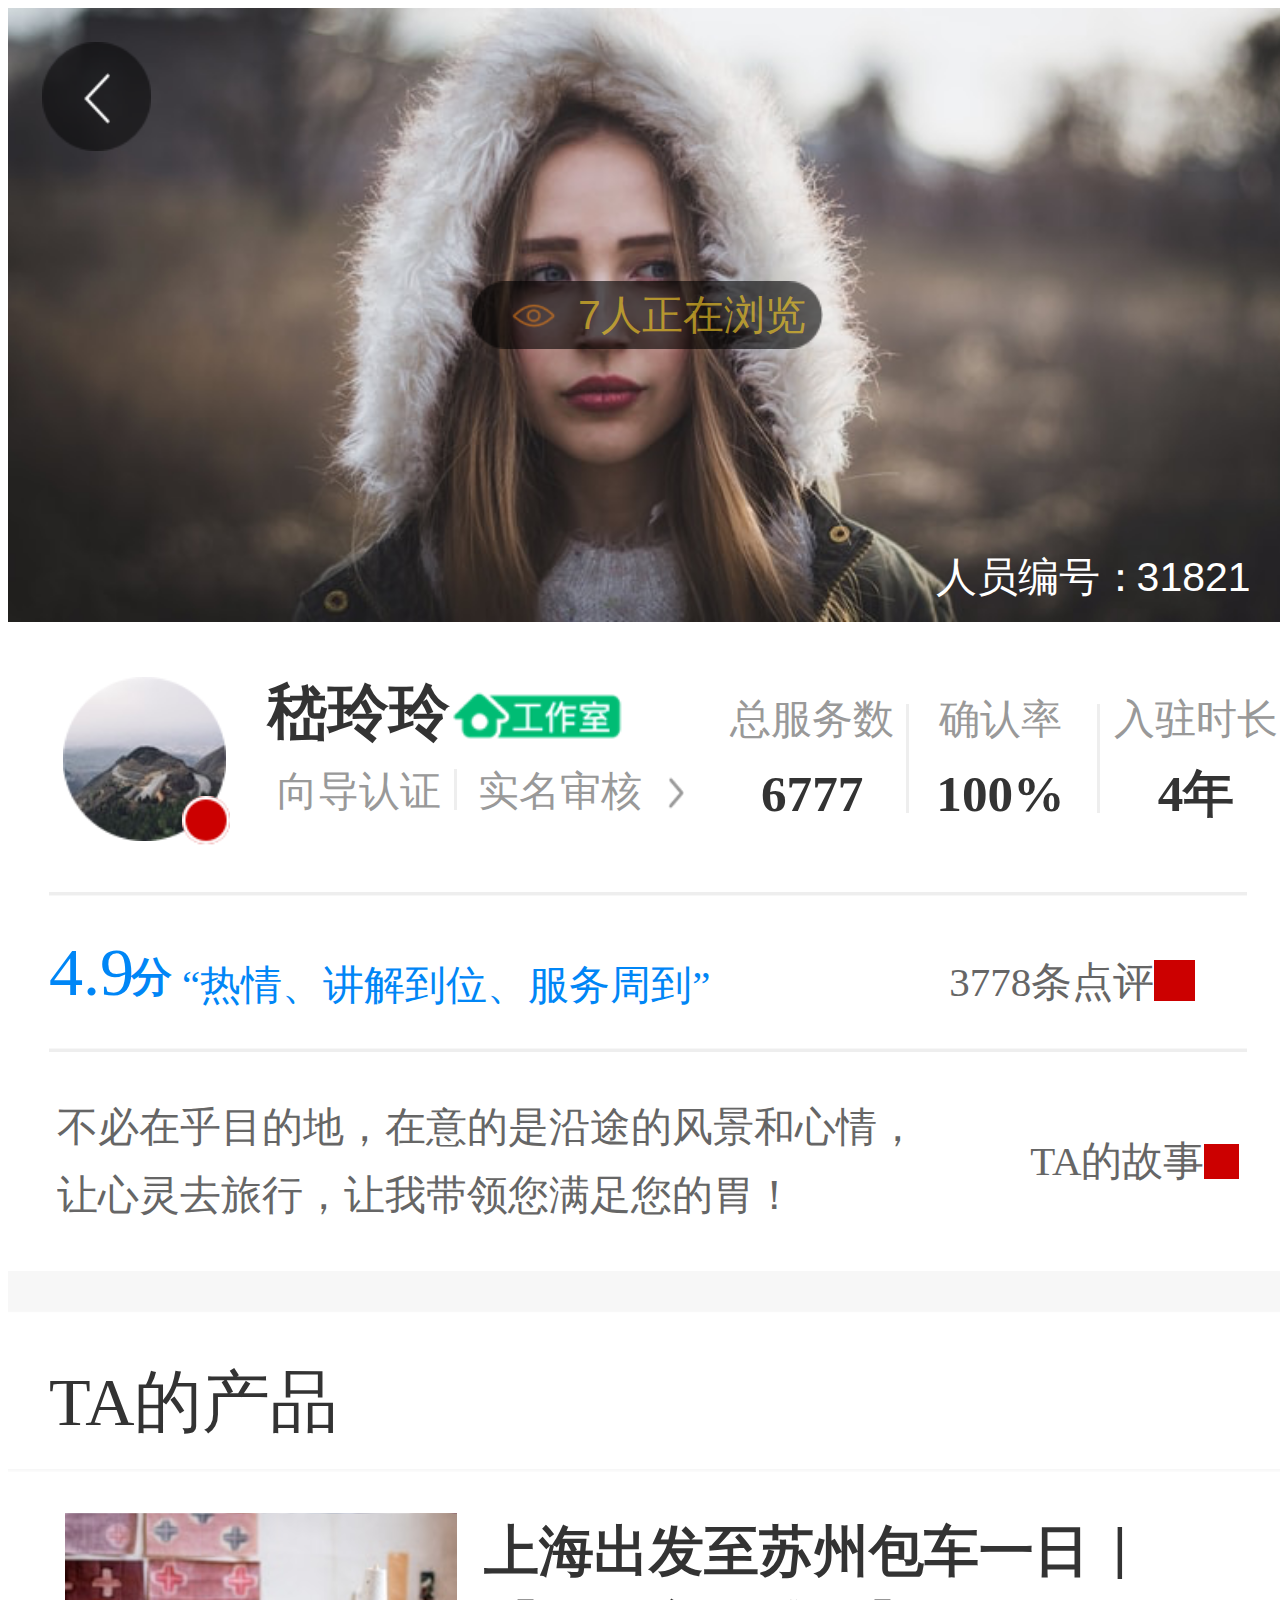
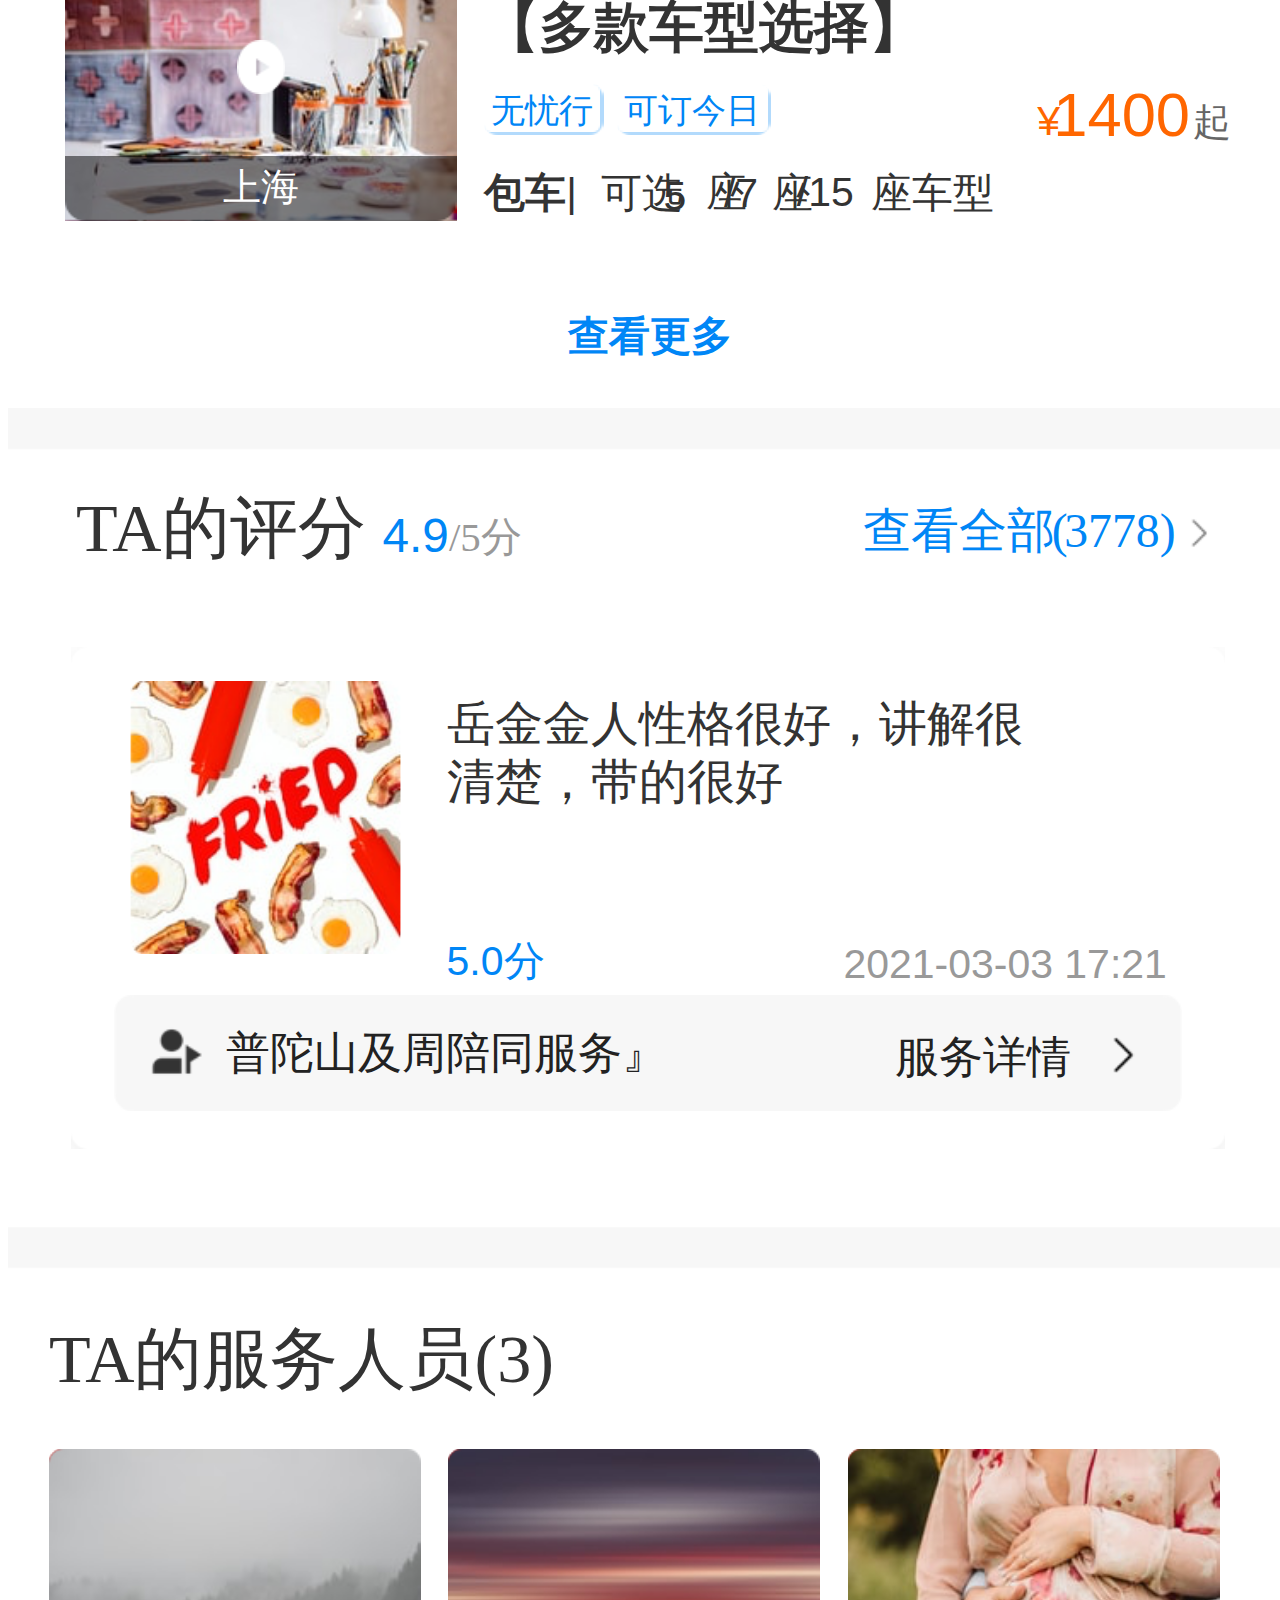
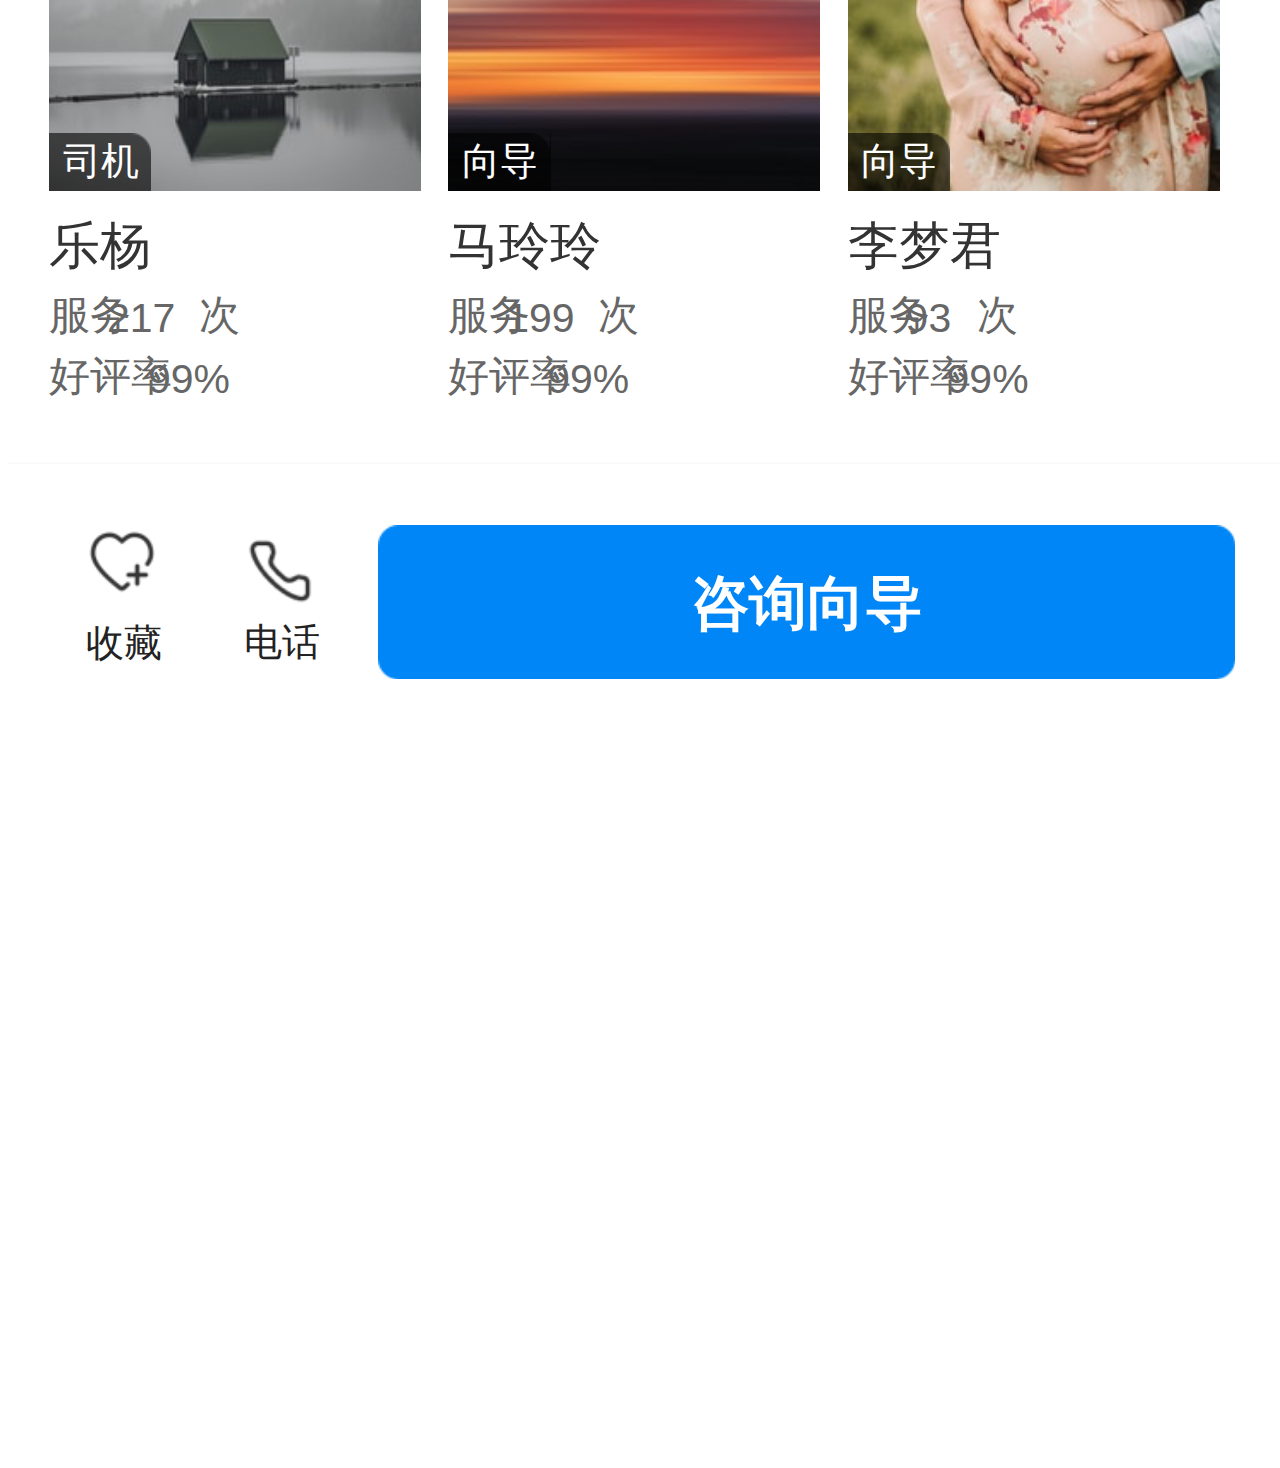
<file: c16741829210012395/guidedetail.html>
<!--webcache 2021-03-07 12:43:09 c14867348610017593_877e38bac65f252fb040bfacb043831b_64dfd11a4d3f4f3e31514e69ad7768e2.html-->
<!DOCTYPE html>
<html lang="en">

<head>
  <meta charset="UTF-8">
  <meta name="viewport"
    content="width=device-width,initial-scale=1.0,minimum-scale=1.0,maximum-scale=1.0,user-scalable=no,minimal-ui,viewport-fit=cover" />
  <meta name="format-detection" content="telephone=no" />


  <!-- UC强制全屏 -->
  <meta name="full-screen" content="yes" />
  <!-- QQ强制全屏 -->
  <meta name="x5-fullscreen" content="true" />
  <!-- UC应用模式 -->
  <meta name="browsermode" content="application" />
  <!-- QQ应用模式 -->
  <meta name="x5-page-mode" content="app" />
  <meta name="apple-mobile-web-app-capable" content="yes" />
  <meta name="apple-mobile-web-app-status-bar-style" content="black-translucent" />
  <title>路酷领航者（天津）科技有限公司</title>
  <meta name="keywords" />
  <meta name="description" />
  <link rel="stylesheet" href="//static.img201551.com/componet/tourism/static/mobile/t1/common/css/common.css?5" />
  <script type="text/javascript"
    src="//static.img201551.com/componet/tourism/static/mobile/t1/common/js/common.js?2"></script>
  <link rel="shortcut icon"
    href="//static.img201551.com/upload/16741829210012395/travelsetting/202103011925178450.jpg?x-oss-process=image/resize,m_fill,h_18,w_18" />
  <link rel="preload" as="font"
    href="//static.img201551.com/componet/tourism/static/mobile/t1/common/css/iconfont.woff">
  <link rel="stylesheet" href="//at.alicdn.com/t/font_582246_khwtdp859go561or.css" />





</head>

<body>
  <!-- 这里开始到Body结束是需要放入cshtml的 -->
  <link rel="stylesheet" href="./css/guidedetail.css" />
  <div class="mod">
    <div class="box">
      <div class="hd">
        <img
          class="layer"
          src="./images/img_72001_0_0.png"
          data-src="./images/img_72001_0_0.png"
          alt="layer"
        />
        <div class="normal_div">
          <div class="block">
            <img
              class="icon"
              src="./images/img_72001_0_1.png"
              data-src="./images/img_72001_0_1.png"
              alt="icon"
            />
          </div>
        </div>
        <div class="normal_div_1">
          <img
            class="icon_1"
            src="./images/img_72001_0_2.png"
            data-src="./images/img_72001_0_2.png"
            alt="icon_1"
          />
          <span class="num">
            7
          </span>
          <span class="word">
            人正在浏览
          </span>
        </div>
        <span class="text">
          人员编号：
        </span>
        <span class="num_1">
          31821
        </span>
      </div>
      <div class="bd">
        <div class="normal_div_2">
          <div class="block_1">
            <img
              class="icon_2"
              src="./images/img_72001_0_3.png"
              data-src="./images/img_72001_0_3.png"
              alt="icon_2"
            />
            <img
              class="icon_3"
              src="./images/img_72001_0_4.png"
              data-src="./images/img_72001_0_4.png"
              alt="icon_3"
            />
          </div>
          <div class="block_2">
            <span class="organizationPrev">
              嵇玲玲
            </span>
            <span class="organization">
              向导认证
            </span>
          </div>
          <div class="block_3">
            <img
              class="largeIcon"
              src="./images/img_72001_0_5.png"
              data-src="./images/img_72001_0_5.png"
              alt="largeIcon"
            />
            <div class="group">
              <div class="empty"></div>
              <div class="container">
                <img
                  class="verticalLine"
                  src="./images/img_72001_0_6.png"
                  data-src="./images/img_72001_0_6.png"
                  alt="verticalLine"
                />
                <span class="txt">
                  实名审核
                </span>
              </div>
            </div>
          </div>
          <div class="block_4">
            <img
              class="dot"
              src="./images/img_72001_0_7.png"
              data-src="./images/img_72001_0_7.png"
              alt="dot"
            />
          </div>
          <div class="block_5">
            <span class="word_1">
              总服务数
            </span>
            <span class="num_2">
              6777
            </span>
          </div>
        </div>
        <div class="normal_div_3">
          <img
            class="verticalLine_1"
            src="./images/img_72001_0_8.png"
            data-src="./images/img_72001_0_8.png"
            alt="verticalLine_1"
          />
          <div class="block_6">
            <span class="percentPrev">
              确认率
            </span>
            <span class="percent">
              100%
            </span>
          </div>
        </div>
        <div class="normal_div_4">
          <img
            class="verticalLine_2"
            src="./images/img_72001_0_9.png"
            data-src="./images/img_72001_0_9.png"
            alt="verticalLine_2"
          />
          <div class="block_7">
            <span class="percentPrev_1">
              入驻时长
            </span>
            <span class="percent_1">
              4年
            </span>
          </div>
        </div>
      </div>
      <div class="submain">
        <div class="normal_div_5">
          <span class="count">
            4.9
          </span>
          <span class="text_1">
            分
          </span>
          <span class="info">
            “热情、讲解到位、服务周到”
          </span>
        </div>
        <div class="normal_div_6">
          <span class="word_2">
            3778条点评
          </span>
          <img
            class="icon_4"
            src="./images/img_72001_0_10.png"
            data-src="./images/img_72001_0_10.png"
            alt="icon_4"
          />
        </div>
      </div>
      <div class="row">
        <span class="summary">
          不必在乎目的地，在意的是沿途的风景和心情，让心灵去旅行，让我带领您满足您的胃！
        </span>
        <div class="normal_div_7">
          <span class="txt_1">
            TA的故事
          </span>
          <img
            class="icon_5"
            src="./images/img_72001_0_11.png"
            data-src="./images/img_72001_0_11.png"
            alt="icon_5"
          />
        </div>
      </div>
      <div class="row1">
        <div class="normal_div_8">
          <span class="word_3">
            TA的产品
          </span>
        </div>
        <div class="normal_div_9">
          <div class="block_8">
            <div class="div"></div>
            <div class="bgWrap">
              <img
                class="bg"
                src="./images/img_72001_0_15.png"
                data-src="./images/img_72001_0_15.png"
                alt="bg"
              />
            </div>
          </div>
          <div class="block_9">
            <div class="group_1">
              <img
                class="icon_6"
                src="./images/img_72001_0_12.png"
                data-src="./images/img_72001_0_12.png"
                alt="icon_6"
              />
              <div class="locationWrap">
                <span class="location">
                  上海
                </span>
              </div>
            </div>
            <div class="block_10">
              <div class="group_2">
                <span class="address">
                  上海出发至苏州包车一日
                </span>
                <span class="addressNext">
                  |
                </span>
              </div>
              <span class="info_1">
                【多款车型选择】
              </span>
              <div class="container_1">
                <div class="normal_div_10">
                  <div class="normal_div_11">
                    <span class="txt_2">
                      无忧行
                    </span>
                  </div>
                </div>
                <div class="normal_div_12">
                  <div class="normal_div_13">
                    <span class="word_4">
                      可订今日
                    </span>
                  </div>
                </div>
                <span class="rmb">
                  ¥
                </span>
                <span class="price">
                  1400
                </span>
              </div>
              <div class="block_11">
                <span class="word_5">
                  座
                </span>
                <span class="text_2">
                  包车
                </span>
                <span class="txt_3">
                  |
                </span>
                <div class="normal_div_14">
                  <span class="word_6">
                    可选
                  </span>
                  <span class="num_3">
                    5
                  </span>
                </div>
                <span class="txt_4">
                  /7
                </span>
                <span class="word_7">
                  座
                </span>
                <span class="text_3">
                  /15
                </span>
                <span class="txt_5">
                  座车型
                </span>
              </div>
            </div>
            <span class="word_8">
              起
            </span>
          </div>
        </div>
        <div class="bgWrap_1">
          <img
            class="bg_1"
            src="./images/img_72001_0_13.png"
            data-src="./images/img_72001_0_13.png"
            alt="bg_1"
          />
        </div>
      </div>
      <div class="normal_div_15">
        <img
          class="txtBg"
          src="./images/img_72001_0_14.png"
          data-src="./images/img_72001_0_14.png"
          alt="txtBg"
        />
        <span class="text_4">
          查看更多
        </span>
      </div>
      <div class="row2">
        <div class="normal_div_16">
          <div class="block_12">
            <span class="txt_6">
              TA的评分
            </span>
            <span class="num_4">
              4.9
            </span>
            <span class="text_5">
              /5分
            </span>
          </div>
          <div class="block_13">
            <span class="txt_7">
              查看全部
            </span>
            <span class="word_9">
              (
            </span>
            <span class="num_5">
              3778
            </span>
            <span class="txt_8">
              )
            </span>
            <img
              class="icon-right"
              src="./images/img_72001_0_16.png"
              data-src="./images/img_72001_0_16.png"
              alt="icon-right"
            />
          </div>
        </div>
        <div class="normal_div_17">
          <div class="block_14">
            <img
              class="pic"
              src="./images/img_72001_0_17.png"
              data-src="./images/img_72001_0_17.png"
              alt="pic"
            />
            <div class="group_3">
              <span class="desc">
                岳金金人性格很好，讲解很清楚，带的很好
              </span>
              <div class="group_4">
                <div class="normal_div_18">
                  <span class="count_1">
                    5.0
                  </span>
                  <span class="txt_9">
                    分
                  </span>
                </div>
                <span class="word_10">
                  2021-03-03 17:21
                </span>
              </div>
            </div>
          </div>
          <div class="block_15">
            <div class="locationWrap_1">
              <img
                class="icon_7"
                src="./images/img_72001_0_18.png"
                data-src="./images/img_72001_0_18.png"
                alt="icon_7"
              />
              <span class="location_1">
                普陀山及周陪同服务』
              </span>
            </div>
            <div class="group_5">
              <span class="txt_10">
                服务详情
              </span>
              <img
                class="icon-right_1"
                src="./images/img_72001_0_19.png"
                data-src="./images/img_72001_0_19.png"
                alt="icon-right_1"
              />
            </div>
          </div>
        </div>
      </div>
      <div class="row3">
        <span class="word_11">
          TA的服务人员(3)
        </span>
        <div class="normal_div_19">
          <div class="block_16">
            <div class="block_17">
              <img
                class="icon_8"
                src="./images/img_72001_0_20.png"
                data-src="./images/img_72001_0_20.png"
                alt="icon_8"
              />
              <div class="container_2">
                <img
                  class="img"
                  src="./images/img_72001_0_21.png"
                  data-src="./images/img_72001_0_21.png"
                  alt="img"
                />
                <div class="normal_div_20">
                  <span class="text_6">
                    司机
                  </span>
                </div>
              </div>
            </div>
            <span class="txt_11">
              乐杨
            </span>
            <div class="group_6">
              <span class="word_12">
                服务
              </span>
              <span class="text_7">
                次
              </span>
            </div>
            <span class="num_6">
              217
            </span>
            <span class="perPrev">
              好评率
            </span>
            <span class="per">
              99%
            </span>
          </div>
          <div class="block_18">
            <div class="block_19">
              <img
                class="icon_9"
                src="./images/img_72001_0_22.png"
                data-src="./images/img_72001_0_22.png"
                alt="icon_9"
              />
              <div class="container_3">
                <img
                  class="img_1"
                  src="./images/img_72001_0_23.png"
                  data-src="./images/img_72001_0_23.png"
                  alt="img_1"
                />
                <div class="normal_div_21">
                  <span class="text_8">
                    向导
                  </span>
                </div>
              </div>
            </div>
            <span class="txt_12">
              马玲玲
            </span>
            <div class="group_7">
              <span class="word_13">
                服务
              </span>
              <span class="text_9">
                次
              </span>
            </div>
            <span class="num_7">
              199
            </span>
            <span class="perPrev_1">
              好评率
            </span>
            <span class="per_1">
              99%
            </span>
          </div>
          <div class="block_20">
            <div class="block_21">
              <img
                class="icon_10"
                src="./images/img_72001_0_24.png"
                data-src="./images/img_72001_0_24.png"
                alt="icon_10"
              />
              <div class="container_4">
                <img
                  class="img_2"
                  src="./images/img_72001_0_25.png"
                  data-src="./images/img_72001_0_25.png"
                  alt="img_2"
                />
                <div class="normal_div_22">
                  <span class="text_10">
                    向导
                  </span>
                </div>
              </div>
            </div>
            <span class="txt_13">
              李梦君
            </span>
            <div class="group_8">
              <span class="word_14">
                服务
              </span>
              <span class="text_11">
                次
              </span>
            </div>
            <span class="num_8">
              93
            </span>
            <span class="perPrev_2">
              好评率
            </span>
            <span class="per_2">
              99%
            </span>
          </div>
        </div>
      </div>
      <div class="main">
        <div class="normal_div_23">
          <img
            class="icon_11"
            src="./images/img_72001_0_26.png"
            data-src="./images/img_72001_0_26.png"
            alt="icon_11"
          />
          <span class="text_12">
            收藏
          </span>
        </div>
        <div class="normal_div_24">
          <img
            class="icon_12"
            src="./images/img_72001_0_27.png"
            data-src="./images/img_72001_0_27.png"
            alt="icon_12"
          />
          <span class="txt_14">
            电话
          </span>
        </div>
        <div class="companyWrap">
          <span class="company">
            咨询向导
          </span>
        </div>
      </div>
    </div>
  </div>

    <script>
      var blocklist = function (obj, val) {
        $(".block_11list").removeClass("block_11_click").removeClass("block_11").addClass("block_11");
        $(obj).removeClass("block_11_click").removeClass("block_11").addClass("block_11_click");
        $(".blocklist").hide();
        $(".blocklist" + val).show();
      }
    </script>
</body>

</html>
</file>
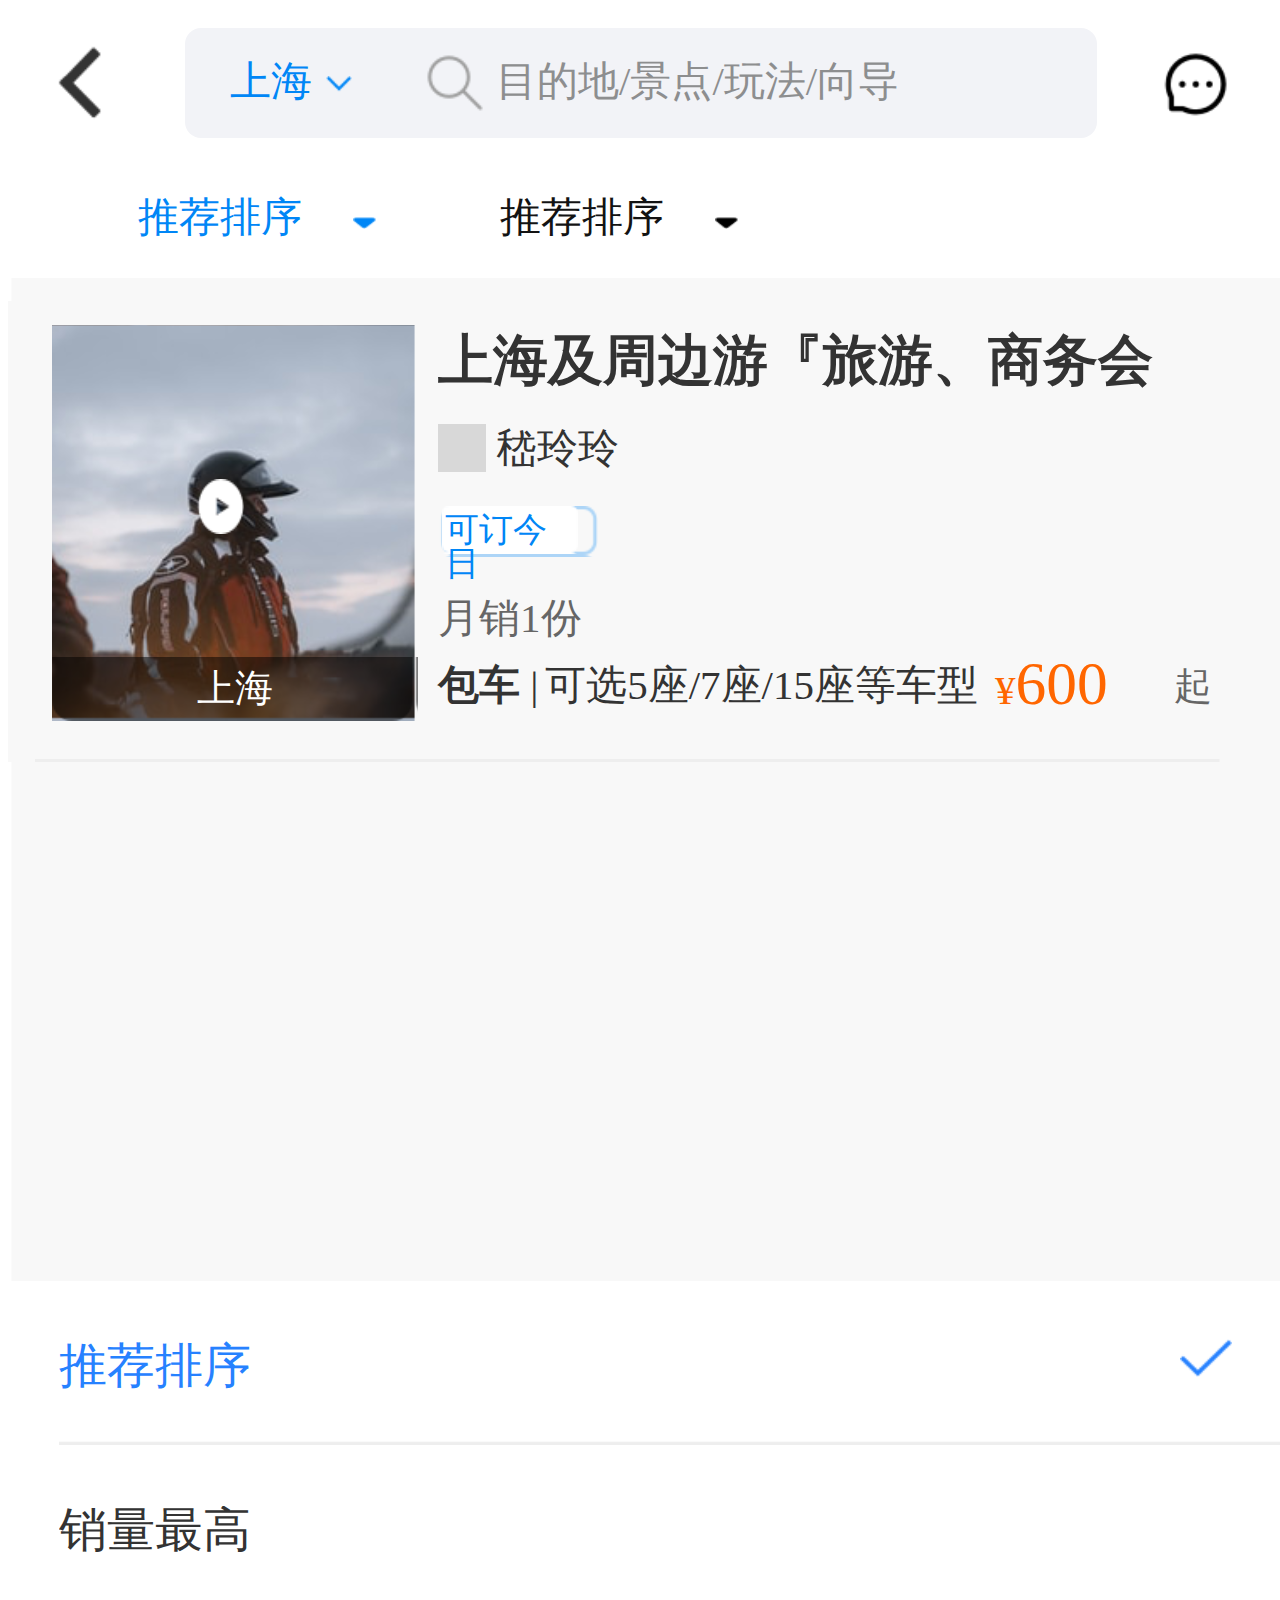
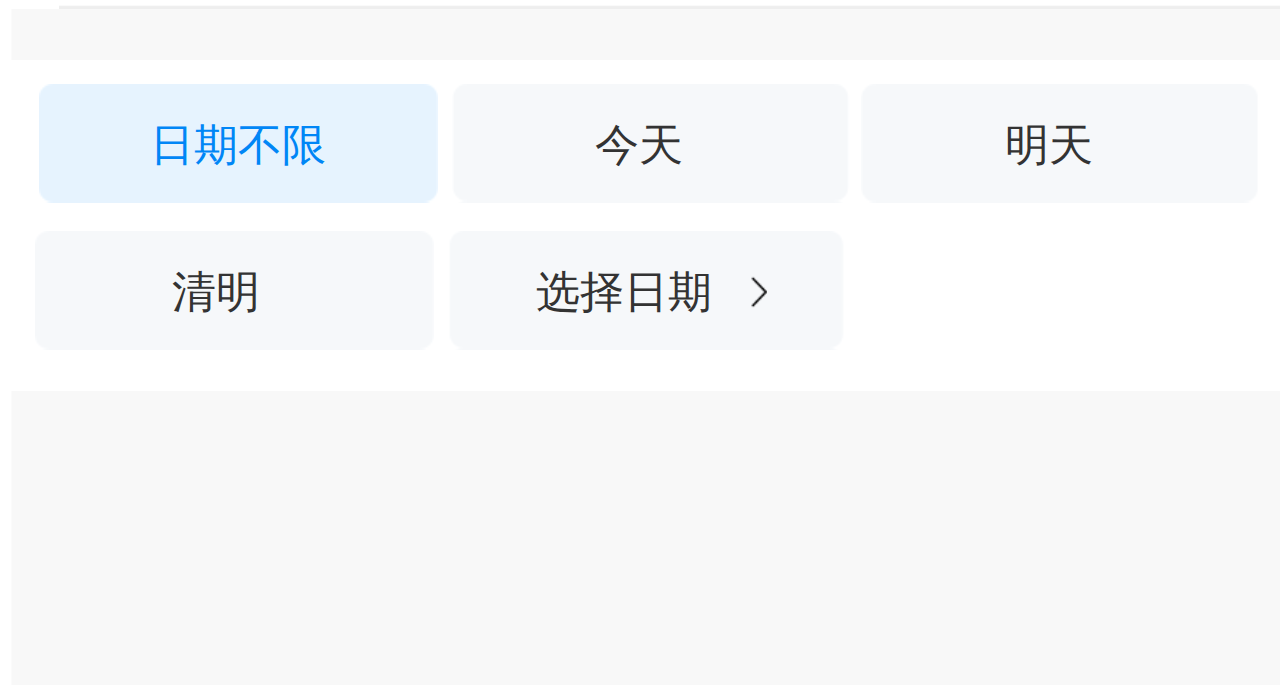
<file: c16741829210012395/guidelist.html>
<!--webcache 2021-03-07 12:43:09 c14867348610017593_877e38bac65f252fb040bfacb043831b_64dfd11a4d3f4f3e31514e69ad7768e2.html-->
<!DOCTYPE html>
<html lang="en">

<head>
  <meta charset="UTF-8">
  <meta name="viewport"
    content="width=device-width,initial-scale=1.0,minimum-scale=1.0,maximum-scale=1.0,user-scalable=no,minimal-ui,viewport-fit=cover" />
  <meta name="format-detection" content="telephone=no" />


  <!-- UC强制全屏 -->
  <meta name="full-screen" content="yes" />
  <!-- QQ强制全屏 -->
  <meta name="x5-fullscreen" content="true" />
  <!-- UC应用模式 -->
  <meta name="browsermode" content="application" />
  <!-- QQ应用模式 -->
  <meta name="x5-page-mode" content="app" />
  <meta name="apple-mobile-web-app-capable" content="yes" />
  <meta name="apple-mobile-web-app-status-bar-style" content="black-translucent" />
  <title>路酷领航者（天津）科技有限公司</title>
  <meta name="keywords" />
  <meta name="description" />
  <link rel="stylesheet" href="//static.img201551.com/componet/tourism/static/mobile/t1/common/css/common.css?5" />
  <script type="text/javascript"
    src="//static.img201551.com/componet/tourism/static/mobile/t1/common/js/common.js?2"></script>
  <link rel="shortcut icon"
    href="//static.img201551.com/upload/16741829210012395/travelsetting/202103011925178450.jpg?x-oss-process=image/resize,m_fill,h_18,w_18" />
  <link rel="preload" as="font"
    href="//static.img201551.com/componet/tourism/static/mobile/t1/common/css/iconfont.woff">
  <link rel="stylesheet" href="//at.alicdn.com/t/font_582246_khwtdp859go561or.css" />





</head>

<body>
  <!-- 这里开始到Body结束是需要放入cshtml的 -->
  <link rel="stylesheet" href="./css/guidelist.css" />
  <div class="mod">
    <div class="box">
      <div class="city_select_and_search">
        <div class="normal_div">
          <div class="back">
            <div class="icon-leftWrap">
              <img
                class="icon-left"
                src="./images/img_72003_0_0.png"
                data-src="./images/img_72003_0_0.png"
                alt="icon-left"
              />
            </div>
          </div>
          <div class="block">
            <div class="city_select">
              <span class="location">
                上海
              </span>
              <img
                class="icon"
                src="./images/img_72003_0_3.png"
                data-src="./images/img_72003_0_3.png"
                alt="icon"
              />
            </div>
            <div class="search">
              <img
                class="icon_1"
                src="./images/img_72003_0_2.png"
                data-src="./images/img_72003_0_2.png"
                alt="icon_1"
              />
              <span class="organization">
                目的地/景点/玩法/向导
              </span>
            </div>
          </div>
        </div>
        <div class="normal_div_1">
          <img
            class="icon_2"
            src="./images/img_72003_0_1.png"
            data-src="./images/img_72003_0_1.png"
            alt="icon_2"
          />
        </div>
      </div>
      <div class="bd">
        <div class="normal_div_2">
          <span class="text">
            推荐排序
          </span>
          <div class="color"></div>
          <img
            class="icon_3"
            src="./images/img_72003_0_4.png"
            data-src="./images/img_72003_0_4.png"
            alt="icon_3"
          />
        </div>
        <div class="normal_div_3">
          <span class="txt">
            推荐排序
          </span>
          <img
            class="icon_4"
            src="./images/img_72003_0_5.png"
            data-src="./images/img_72003_0_5.png"
            alt="icon_4"
          />
        </div>
      </div>
      <div class="main">
        <div class="productlist">
          <div class="block_1">
            <div class="block_2">
              <div class="container">
                <div class="normal_div_4">
                  <img
                    class="icon_5"
                    src="./images/img_72003_0_6.png"
                    data-src="./images/img_72003_0_6.png"
                    alt="icon_5"
                  />
                </div>
                <div class="addressWrap">
                  <span class="address">
                    上海
                  </span>
                </div>
              </div>
              <div class="block_3">
                <span class="desc">
                  上海及周边游『旅游、商务会
                </span>
                <div class="normal_div_5">
                  <div class="colorDiv"></div>
                  <span class="txt_1">
                    嵇玲玲
                  </span>
                </div>
                <div class="normal_div_6">
                  <div class="normal_div_7">
                    <span class="word">
                      可订今日
                    </span>
                  </div>
                </div>
                <span class="text_1">
                  月销1份
                </span>
                <div class="normal_div_8">
                  <span class="txt_2">
                    包车
                  </span>
                  <span class="word_1">
                    |
                  </span>
                  <span class="info">
                    可选5座/7座/15座等车型
                  </span>
                  <span class="rmb">
                    ¥
                  </span>
                  <span class="price">
                    600
                  </span>
                </div>
              </div>
              <span class="text_2">
                起
              </span>
            </div>
          </div>
          <div class="bgWrap">
            <img
              class="bg"
              src="./images/img_72003_0_7.png"
              data-src="./images/img_72003_0_7.png"
              alt="bg"
            />
          </div>
        </div>
        <div class="list">
          <div class="row">
            <span class="txt_3">
              推荐排序
            </span>
            <div class="group">
              <img
                class="icon_6"
                src="./images/img_72003_0_8.png"
                data-src="./images/img_72003_0_8.png"
                alt="icon_6"
              />
            </div>
          </div>
          <div class="row2">
            <span class="word_2">
              销量最高
            </span>
          </div>
        </div>
        <div class="list_1">
          <div class="row_1">
            <div class="col">
              <span class="text_3">
                日期不限
              </span>
            </div>
            <div class="col_1">
              <span class="text_4">
                今天
              </span>
            </div>
            <div class="col_2">
              <span class="text_5">
                明天
              </span>
            </div>
          </div>
          <div class="row2_1">
            <div class="word_3">
              <span class="book">
                清明
              </span>
            </div>
            <div class="block_4">
              <span class="txt_4">
                选择日期
              </span>
              <div class="group_1">
                <img
                  class="dot"
                  src="./images/img_72003_0_9.png"
                  data-src="./images/img_72003_0_9.png"
                  alt="dot"
                />
              </div>
            </div>
          </div>
        </div>
      </div>
    </div>
  </div>

    <script>
      var blocklist = function (obj, val) {
        $(".block_11list").removeClass("block_11_click").removeClass("block_11").addClass("block_11");
        $(obj).removeClass("block_11_click").removeClass("block_11").addClass("block_11_click");
        $(".blocklist").hide();
        $(".blocklist" + val).show();
      }
    </script>
</body>

</html>
</file>
<file: c16741829210012395/css/guidedetail.css>
body {
  max-width: 100vw;
}
.mod {
  width: 100vw;
  height: 363.47vw;
  background-color: #fff;
}
.mod .box {
  display: flex;
  position: relative;
  align-items: flex-start;
  flex-direction: column;
  opacity: 1;
  width: 100vw;
  height: 363.47vw;
  overflow: hidden;
}
.mod .hd {
  display: flex;
  position: relative;
  align-items: center;
  flex-direction: row;
}
.mod .layer {
  position: relative;
  width: 100vw;
  height: 48vw;
}
.mod .normal_div {
  display: flex;
  position: absolute;
  top: 2.67vw;
  left: 2.67vw;
  align-items: center;
  flex-direction: row;
  justify-content: center;
  background-image: url(../images/img_72001_3_0.png);
  width: 8.53vw;
  height: 8.53vw;
  background-size: contain;
}
.mod .block {
  display: flex;
  align-items: center;
  flex-direction: row;
  justify-content: center;
  background-color: rgba(0,0,0,0.00);
  width: 4.27vw;
}
.mod .icon {
  margin-top: 0.27vw;
  width: 2.13vw;
  height: 4vw;
}
.mod .normal_div_1 {
  box-sizing: border-box;
  display: flex;
  position: absolute;
  top: 21.33vw;
  left: 36.27vw;
  align-items: center;
  flex-direction: row;
  background-image: url(../images/img_72001_3_1.png);
  padding-right: 1.33vw;
  padding-left: 2.93vw;
  height: 5.33vw;
  background-size: contain;
}
.mod .icon_1 {
  width: 3.73vw;
  height: 2.13vw;
}
.mod .num {
  margin-left: 1.6vw;
  line-height: 3.2vw;
  color: rgba(255,211,38,0.60);
  font-family: ArialMT, Arial;
  font-size: 3.2vw;
  font-weight: normal;
}
.mod .word {
  line-height: 3.2vw;
  color: rgba(255,211,38,0.60);
  font-size: 3.2vw;
  font-weight: 400;
}
.mod .text {
  position: absolute;
  right: 11.47vw;
  bottom: 1.6vw;
  line-height: 3.73vw;
  color: #ffffff;
  font-size: 3.2vw;
  font-weight: 400;
}
.mod .num_1 {
  position: absolute;
  right: 2.93vw;
  bottom: 1.6vw;
  line-height: 3.73vw;
  color: #ffffff;
  font-family: ArialMT, Arial;
  font-size: 3.2vw;
  font-weight: normal;
}
.mod .bd {
  display: flex;
  position: relative;
  align-items: center;
  flex-direction: row;
  margin-top: 3.2vw;
  margin-left: 3.2vw;
}
.mod .normal_div_2 {
  display: flex;
  align-items: flex-start;
  flex-direction: row;
  margin-right: 0.27vw;
  width: 66.93vw;
}
.mod .block_1 {
  display: flex;
  position: relative;
  align-items: center;
  flex-direction: row;
  justify-content: center;
  margin-right: 2.13vw;
  background-image: url(../images/img_72001_3_2.png);
  width: 14.93vw;
  height: 14.93vw;
  background-size: contain;
}
.mod .icon_2 {
  position: relative;
  width: 12.8vw;
  height: 12.8vw;
}
.mod .icon_3 {
  position: absolute;
  right: 0.8vw;
  bottom: -0.27vw;
  width: 3.73vw;
  height: 4.8vw;
}
.mod .block_2 {
  display: flex;
  align-items: center;
  flex-direction: column;
  margin-top: 1.07vw;
}
.mod .organizationPrev {
  position: relative;
  line-height: 5.6vw;
  color: #333333;
  font-size: 4.8vw;
  font-weight: 600;
}
.mod .organization {
  position: relative;
  margin-top: 1.33vw;
  line-height: 4vw;
  color: #999999;
  font-size: 3.2vw;
  font-weight: 400;
}
.mod .block_3 {
  display: flex;
  align-items: flex-start;
  flex-direction: column;
  margin-top: 2.13vw;
  margin-right: 0.8vw;
  width: 15.2vw;
}
.mod .largeIcon {
  position: relative;
  width: 13.87vw;
  height: 4vw;
}
.mod .group {
  display: flex;
  position: relative;
  align-items: center;
  align-self: center;
  flex-direction: row;
  margin-top: 1.87vw;
}
.mod .empty {
  margin-right: 0.27vw;
  width: 0vw;
  height: 4vw;
}
.mod .container {
  display: flex;
  align-items: center;
  flex-direction: row;
  height: 4vw;
}
.mod .verticalLine {
  margin-top: -0.27vw;
  margin-right: 1.6vw;
  margin-left: -0.27vw;
  width: 0.27vw;
  height: 3.2vw;
}
.mod .txt {
  line-height: 3.2vw;
  color: #999999;
  font-size: 3.2vw;
  font-weight: 400;
}
.mod .block_4 {
  display: flex;
  align-items: center;
  flex-direction: row;
  justify-content: center;
  margin-top: 8.53vw;
  margin-right: 2.67vw;
  background-color: rgba(234,127,23,0.00);
  width: 3.2vw;
  height: 3.2vw;
}
.mod .dot {
  width: 1.33vw;
  height: 2.67vw;
}
.mod .block_5 {
  display: flex;
  align-items: center;
  flex-direction: column;
  margin-top: 2.4vw;
}
.mod .word_1 {
  position: relative;
  line-height: 4vw;
  color: #999999;
  font-size: 3.2vw;
  font-weight: 400;
}
.mod .num_2 {
  position: relative;
  margin-top: 1.33vw;
  max-width: 9.6vw;
  height: 5.07vw;
  overflow: hidden;
  text-overflow: ellipsis;
  line-height: 5.07vw;
  color: #333333;
  font-size: 4vw;
  font-weight: 600;
}
.mod .normal_div_3 {
  display: flex;
  align-items: center;
  flex-direction: row;
  margin-right: 0.27vw;
  width: 14.67vw;
  height: 14.93vw;
}
.mod .verticalLine_1 {
  margin-right: 2.13vw;
  margin-left: -0.27vw;
  width: 0.27vw;
  height: 8.53vw;
}
.mod .block_6 {
  display: flex;
  align-items: center;
  flex-direction: column;
  margin-top: 0.27vw;
}
.mod .percentPrev {
  position: relative;
  line-height: 4vw;
  color: #999999;
  font-size: 3.2vw;
  font-weight: 400;
}
.mod .percent {
  position: relative;
  margin-top: 1.33vw;
  line-height: 5.07vw;
  color: #333333;
  font-size: 4vw;
  font-weight: 600;
}
.mod .normal_div_4 {
  display: flex;
  align-items: center;
  flex-direction: row;
  height: 14.93vw;
}
.mod .verticalLine_2 {
  margin-right: 1.07vw;
  margin-left: -0.27vw;
  width: 0.27vw;
  height: 8.53vw;
}
.mod .block_7 {
  display: flex;
  align-items: center;
  flex-direction: column;
  margin-top: 0.27vw;
}
.mod .percentPrev_1 {
  position: relative;
  line-height: 4vw;
  color: #999999;
  font-size: 3.2vw;
  font-weight: 400;
}
.mod .percent_1 {
  position: relative;
  margin-top: 1.33vw;
  max-width: 9.6vw;
  height: 5.07vw;
  overflow: hidden;
  text-overflow: ellipsis;
  line-height: 5.07vw;
  color: #333333;
  font-size: 4vw;
  font-weight: 600;
}
.mod .submain {
  display: flex;
  position: relative;
  align-items: center;
  align-self: center;
  flex-direction: row;
  margin-top: 2.93vw;
  background-image: url(../images/img_72001_3_3.png);
  width: 93.6vw;
  height: 12.53vw;
  background-size: contain;
}
.mod .normal_div_5 {
  display: flex;
  position: relative;
  align-items: flex-end;
  flex-direction: row;
  margin-right: 18.67vw;
}
.mod .count {
  position: relative;
  margin-right: 3.73vw;
  line-height: 5.33vw;
  color: #0086f6;
  font-family: DINAlternate-Bold, DIN Alternate;
  font-size: 5.33vw;
  font-weight: 400;
}
.mod .text_1 {
  position: absolute;
  bottom: 0.27vw;
  left: 6.4vw;
  line-height: 4vw;
  color: #0086f6;
  font-size: 3.2vw;
  font-weight: 600;
}
.mod .info {
  position: relative;
  line-height: 3.2vw;
  color: #0086f6;
  font-size: 3.2vw;
  font-weight: 400;
}
.mod .normal_div_6 {
  display: flex;
  align-items: center;
  flex-direction: row;
  margin-top: 1.6vw;
  height: 4vw;
}
.mod .word_2 {
  line-height: 3.2vw;
  color: #666666;
  font-size: 3.2vw;
  font-weight: 400;
}
.mod .icon_4 {
  margin-top: -0.27vw;
  width: 3.2vw;
  height: 3.2vw;
}
.mod .row {
  display: flex;
  position: relative;
  align-items: center;
  align-self: center;
  flex-direction: row;
  margin-top: 3.2vw;
}
.mod .summary {
  -webkit-box-orient: vertical;
  display: -webkit-inline-box;
  width: 70.4vw;
  height: 10.67vw;
  text-overflow: ellipsis;
  color: #666666;
  font-weight: 400;
  -webkit-line-clamp: 2;
  margin-right: 5.6vw;
  overflow: hidden;
  line-height: 5.33vw;
  font-size: 3.2vw;
}
.mod .normal_div_7 {
  display: flex;
  align-items: center;
  flex-direction: row;
  height: 10.67vw;
}
.mod .txt_1 {
  line-height: 3.2vw;
  color: #666666;
  font-size: 3.2vw;
  font-weight: 400;
}
.mod .icon_5 {
  width: 2.67vw;
  height: 2.67vw;
}
.mod .row1 {
  display: flex;
  position: relative;
  align-items: flex-start;
  flex-direction: column;
  margin-top: 3.2vw;
  background-image: url(../images/img_72001_3_4.png);
  background-size: contain;
}
.mod .normal_div_8 {
  display: flex;
  position: relative;
  align-items: flex-start;
  flex-direction: column;
  height: 15.47vw;
}
.mod .word_3 {
  position: relative;
  margin-top: 7.2vw;
  margin-left: 3.2vw;
  max-width: 93.6vw;
  height: 6.13vw;
  overflow: hidden;
  text-overflow: ellipsis;
  line-height: 6.13vw;
  color: #333333;
  font-size: 5.33vw;
  font-weight: 500;
}
.mod .normal_div_9 {
  display: flex;
  position: relative;
  align-items: flex-start;
  flex-direction: column;
  margin-top: 0.27vw;
}
.mod .block_8 {
  display: flex;
  position: relative;
  align-items: center;
  flex-direction: row;
  justify-content: space-between;
  margin-top: -0.27vw;
  background-image: url(../images/img_72001_3_12.png);
  width: 100vw;
  background-size: contain;
}
.mod .div {
  width: 0vw;
  height: 0.27vw;
}
.mod .bgWrap {
  display: flex;
  align-items: center;
  flex-direction: row;
  width: 0vw;
}
.mod .bg {
  margin-left: -100vw;
  width: 100vw;
  height: 0.27vw;
}
.mod .block_9 {
  display: flex;
  position: relative;
  align-items: flex-start;
  flex-direction: row;
  justify-content: center;
  background-image: url(../images/img_72001_3_5.png);
  width: 100vw;
  height: 30.4vw;
  background-size: contain;
}
.mod .group_1 {
  display: flex;
  align-items: center;
  flex-direction: column;
  margin-top: 3.2vw;
  margin-right: 2.13vw;
  background-image: url(../images/img_72001_3_6.png);
  background-size: contain;
}
.mod .icon_6 {
  position: relative;
  margin-top: 9.87vw;
  width: 3.73vw;
  height: 4.27vw;
}
.mod .locationWrap {
  display: flex;
  position: relative;
  align-items: center;
  flex-direction: row;
  justify-content: center;
  margin-top: 4.8vw;
  background-image: url(../images/img_72001_3_7.png);
  width: 30.67vw;
  height: 5.07vw;
  background-size: contain;
}
.mod .location {
  max-width: 27.47vw;
  overflow: hidden;
  text-overflow: ellipsis;
  line-height: 2.93vw;
  color: #ffffff;
  font-size: 2.93vw;
  font-weight: 400;
}
.mod .block_10 {
  display: flex;
  align-items: flex-start;
  flex-direction: column;
  margin-top: 3.47vw;
  margin-right: 0.27vw;
}
.mod .group_2 {
  display: flex;
  position: relative;
  align-items: center;
  flex-direction: row;
  height: 5.6vw;
}
.mod .address {
  position: relative;
  line-height: 4.27vw;
  color: #333333;
  font-size: 4.27vw;
  font-weight: 600;
}
.mod .addressNext {
  position: absolute;
  top: -0.27vw;
  right: -2.93vw;
  line-height: 5.6vw;
  color: #333333;
  font-family: Arial-BoldMT, Arial;
  font-size: 4.27vw;
  font-weight: 400;
}
.mod .info_1 {
  position: relative;
  margin-top: 0.27vw;
  max-width: 55.47vw;
  height: 5.6vw;
  overflow: hidden;
  text-overflow: ellipsis;
  line-height: 5.6vw;
  color: #333333;
  font-size: 4.27vw;
  font-weight: 600;
}
.mod .container_1 {
  display: flex;
  position: relative;
  align-items: center;
  flex-direction: row;
  margin-top: 1.6vw;
}
.mod .normal_div_10 {
  display: flex;
  position: relative;
  align-items: center;
  flex-direction: row;
  margin-top: -0.8vw;
  margin-right: 1.07vw;
  background-image: url(../images/img_72001_3_9.png);
  width: 9.33vw;
  height: 4vw;
  background-size: contain;
}
.mod .normal_div_11 {
  display: flex;
  position: absolute;
  top: 0vw;
  left: 0vw;
  align-items: center;
  flex-direction: row;
  background-image: url(../images/img_72001_3_8.png);
  width: 9.07vw;
  height: 3.73vw;
  background-size: contain;
}
.mod .txt_2 {
  position: absolute;
  bottom: 0.27vw;
  left: 0.53vw;
  line-height: 2.67vw;
  color: #0086f6;
  font-size: 2.67vw;
  font-weight: 400;
}
.mod .normal_div_12 {
  display: flex;
  position: relative;
  align-items: center;
  flex-direction: row;
  margin-top: -0.8vw;
  margin-right: 20.8vw;
  background-image: url(../images/img_72001_3_11.png);
  width: 12vw;
  height: 4vw;
  background-size: contain;
}
.mod .normal_div_13 {
  display: flex;
  position: absolute;
  top: 0vw;
  left: 0vw;
  align-items: center;
  flex-direction: row;
  background-image: url(../images/img_72001_3_10.png);
  width: 11.73vw;
  height: 3.73vw;
  background-size: contain;
}
.mod .word_4 {
  position: absolute;
  bottom: 0.27vw;
  left: 0.53vw;
  line-height: 2.67vw;
  color: #0086f6;
  font-size: 2.67vw;
  font-weight: 400;
}
.mod .rmb {
  margin-top: 1.07vw;
  margin-right: -0.53vw;
  line-height: 3.2vw;
  color: #ff6600;
  font-family: ArialMT, Arial;
  font-size: 3.2vw;
  font-weight: normal;
}
.mod .price {
  line-height: 4.8vw;
  color: #ff6600;
  font-family: ArialMT, Arial;
  font-size: 4.8vw;
  font-weight: normal;
}
.mod .block_11 {
  display: flex;
  position: relative;
  align-items: center;
  flex-direction: row;
  margin-top: 1.87vw;
}
.mod .word_5 {
  position: absolute;
  top: 0vw;
  left: 17.33vw;
  line-height: 3.73vw;
  color: #333333;
  font-size: 3.2vw;
  font-weight: 400;
}
.mod .text_2 {
  position: relative;
  line-height: 3.2vw;
  color: #333333;
  font-size: 3.2vw;
  font-weight: 600;
}
.mod .txt_3 {
  position: relative;
  margin-right: 1.87vw;
  line-height: 3.2vw;
  color: #333333;
  font-family: ArialMT, Arial;
  font-size: 3.2vw;
  font-weight: normal;
}
.mod .normal_div_14 {
  display: flex;
  position: relative;
  align-items: center;
  flex-direction: row;
  margin-right: 3.2vw;
  height: 3.73vw;
}
.mod .word_6 {
  position: relative;
  line-height: 3.2vw;
  color: #333333;
  font-size: 3.2vw;
  font-weight: 400;
}
.mod .num_3 {
  position: absolute;
  top: 0.27vw;
  right: -0.27vw;
  line-height: 3.73vw;
  color: #333333;
  font-family: ArialMT, Arial;
  font-size: 3.2vw;
  font-weight: normal;
}
.mod .txt_4 {
  position: relative;
  margin-right: 1.07vw;
  line-height: 3.2vw;
  color: #333333;
  font-family: ArialMT, Arial;
  font-size: 3.2vw;
  font-weight: normal;
}
.mod .word_7 {
  position: relative;
  margin-right: 4.53vw;
  line-height: 3.2vw;
  color: #333333;
  font-size: 3.2vw;
  font-weight: 400;
}
.mod .text_3 {
  position: absolute;
  top: 0vw;
  right: 10.93vw;
  line-height: 3.73vw;
  color: #333333;
  font-family: ArialMT, Arial;
  font-size: 3.2vw;
  font-weight: normal;
}
.mod .txt_5 {
  position: relative;
  line-height: 3.2vw;
  color: #333333;
  font-size: 3.2vw;
  font-weight: 400;
}
.mod .word_8 {
  margin-top: 17.6vw;
  color: #666666;
  font-size: 2.93vw;
  font-weight: 400;
}
.mod .bgWrap_1 {
  display: flex;
  position: relative;
  align-items: flex-start;
  flex-direction: column;
  margin-top: 0.27vw;
  height: 9.87vw;
}
.mod .bg_1 {
  position: relative;
  margin-top: -0.27vw;
  margin-left: 4.27vw;
  width: 95.73vw;
  height: 0.27vw;
}
.mod .normal_div_15 {
  display: flex;
  position: absolute;
  top: 144.8vw;
  align-items: center;
  align-self: center;
  flex-direction: row;
}
.mod .txtBg {
  position: relative;
  width: 100vw;
  height: 11.47vw;
}
.mod .text_4 {
  position: absolute;
  top: 4vw;
  right: 43.47vw;
  line-height: 3.73vw;
  color: #0086f6;
  font-size: 3.2vw;
  font-weight: 600;
}
.mod .row2 {
  display: flex;
  position: relative;
  align-items: center;
  flex-direction: column;
  margin-top: 1.33vw;
  background-image: url(../images/img_72001_3_13.png);
  width: 100vw;
  height: 61.33vw;
  background-size: contain;
}
.mod .normal_div_16 {
  display: flex;
  position: relative;
  align-items: center;
  flex-direction: row;
  margin-top: 3.2vw;
}
.mod .block_12 {
  display: flex;
  align-items: center;
  flex-direction: row;
  margin-top: -0.53vw;
  margin-right: 26.67vw;
  height: 12.27vw;
}
.mod .txt_6 {
  margin-right: 1.33vw;
  line-height: 5.33vw;
  color: #333333;
  font-size: 5.33vw;
  font-weight: 500;
}
.mod .num_4 {
  margin-top: 1.33vw;
  line-height: 3.73vw;
  color: #0086f6;
  font-family: ArialMT, Arial;
  font-size: 3.73vw;
  font-weight: normal;
}
.mod .text_5 {
  margin-top: 1.6vw;
  line-height: 3.2vw;
  color: #999999;
  font-size: 3.2vw;
  font-weight: 400;
}
.mod .block_13 {
  display: flex;
  align-items: center;
  flex-direction: row;
  height: 12.8vw;
}
.mod .txt_7 {
  margin-right: -0.27vw;
  line-height: 3.73vw;
  color: #0086f6;
  font-size: 3.73vw;
  font-weight: 400;
}
.mod .word_9 {
  margin-right: -0.27vw;
  line-height: 3.73vw;
  color: #0086f6;
  font-size: 3.73vw;
  font-weight: 400;
}
.mod .num_5 {
  line-height: 3.73vw;
  color: #0086f6;
  font-size: 3.73vw;
  font-weight: 400;
}
.mod .txt_8 {
  line-height: 3.73vw;
  color: #0086f6;
  font-size: 3.73vw;
  font-weight: 400;
}
.mod .icon-right {
  margin-top: 0.27vw;
  width: 3.47vw;
  height: 3.47vw;
}
.mod .normal_div_17 {
  display: flex;
  position: relative;
  align-items: center;
  flex-direction: column;
  margin-top: 2.67vw;
  background-image: url(../images/img_72001_3_14.png);
  width: 90.13vw;
  height: 39.2vw;
  background-size: contain;
}
.mod .block_14 {
  display: flex;
  position: relative;
  align-items: flex-start;
  flex-direction: row;
  margin-top: 2.67vw;
}
.mod .pic {
  margin-right: 3.47vw;
  width: 21.33vw;
  height: 21.33vw;
}
.mod .group_3 {
  display: flex;
  align-items: flex-start;
  flex-direction: column;
  margin-top: 1.07vw;
}
.mod .desc {
  -webkit-box-orient: vertical;
  display: -webkit-inline-box;
  width: 48.53vw;
  height: 9.07vw;
  text-overflow: ellipsis;
  color: #333333;
  font-weight: 400;
  -webkit-line-clamp: 2;
  position: relative;
  overflow: hidden;
  line-height: 4.53vw;
  font-size: 3.73vw;
}
.mod .group_4 {
  display: flex;
  position: relative;
  align-items: center;
  flex-direction: row;
  justify-content: space-between;
  margin-top: 9.87vw;
  width: 56.27vw;
  height: 4vw;
}
.mod .normal_div_18 {
  display: flex;
  align-items: center;
  flex-direction: row;
  margin-top: -0.27vw;
  height: 3.73vw;
}
.mod .count_1 {
  line-height: 3.2vw;
  color: #0086f6;
  font-family: ArialMT, Arial;
  font-size: 3.2vw;
  font-weight: normal;
}
.mod .txt_9 {
  line-height: 3.2vw;
  color: #0086f6;
  font-size: 3.2vw;
  font-weight: 400;
}
.mod .word_10 {
  margin-top: 0.27vw;
  line-height: 3.2vw;
  color: #999999;
  font-family: ArialMT, Arial;
  font-size: 3.2vw;
  font-weight: normal;
}
.mod .block_15 {
  display: flex;
  position: relative;
  align-items: center;
  flex-direction: row;
  margin-top: 0.53vw;
  background-image: url(../images/img_72001_3_15.png);
  width: 83.47vw;
  height: 9.07vw;
  background-size: contain;
}
.mod .locationWrap_1 {
  display: flex;
  align-items: center;
  flex-direction: row;
  margin-right: 17.87vw;
  margin-left: 2.93vw;
  height: 9.07vw;
}
.mod .icon_7 {
  margin-top: -0.27vw;
  margin-right: 1.87vw;
  width: 4vw;
  height: 4vw;
}
.mod .location_1 {
  line-height: 3.47vw;
  color: #222222;
  font-size: 3.47vw;
  font-weight: 400;
}
.mod .group_5 {
  display: flex;
  align-items: center;
  flex-direction: row;
  margin-top: 0.53vw;
  height: 9.07vw;
}
.mod .txt_10 {
  margin-right: 1.6vw;
  line-height: 3.47vw;
  color: #222222;
  font-size: 3.47vw;
  font-weight: 400;
}
.mod .icon-right_1 {
  margin-top: -0.27vw;
  width: 3.47vw;
  height: 3.47vw;
}
.mod .row3 {
  display: flex;
  position: relative;
  align-items: flex-start;
  flex-direction: column;
  margin-top: 2.67vw;
  background-image: url(../images/img_72001_3_16.png);
  width: 100vw;
  height: 65.33vw;
  background-size: contain;
}
.mod .word_11 {
  position: relative;
  margin-top: 7.2vw;
  margin-left: 3.2vw;
  max-width: 93.6vw;
  height: 6.13vw;
  overflow: hidden;
  text-overflow: ellipsis;
  line-height: 6.13vw;
  color: #333333;
  font-size: 5.33vw;
  font-weight: 500;
}
.mod .normal_div_19 {
  display: flex;
  position: relative;
  align-items: center;
  flex-direction: row;
  margin-top: 4vw;
  margin-left: 3.2vw;
}
.mod .block_16 {
  display: flex;
  position: relative;
  align-items: flex-start;
  flex-direction: column;
  margin-right: 2.13vw;
  background-image: url(../images/img_72001_3_17.png);
  height: 45.87vw;
  background-size: contain;
}
.mod .block_17 {
  display: flex;
  position: relative;
  align-items: center;
  flex-direction: row;
  width: 29.07vw;
  height: 26.67vw;
}
.mod .icon_8 {
  position: absolute;
  top: 0vw;
  left: 0vw;
  width: 11.47vw;
  height: 4.53vw;
}
.mod .container_2 {
  display: flex;
  position: absolute;
  top: 0vw;
  left: 0vw;
  align-items: center;
  flex-direction: row;
}
.mod .img {
  position: relative;
  width: 29.07vw;
  height: 26.67vw;
}
.mod .normal_div_20 {
  display: flex;
  position: absolute;
  bottom: 0vw;
  left: 0vw;
  align-items: center;
  flex-direction: row;
  background-image: url(../images/img_72001_3_18.png);
  width: 8vw;
  height: 4.53vw;
  background-size: contain;
}
.mod .text_6 {
  margin-left: 1.07vw;
  line-height: 2.93vw;
  color: #ffffff;
  font-size: 2.93vw;
  font-weight: 400;
}
.mod .txt_11 {
  position: relative;
  margin-top: 1.87vw;
  max-width: 29.07vw;
  height: 5.07vw;
  overflow: hidden;
  text-overflow: ellipsis;
  line-height: 5.07vw;
  color: #333333;
  font-size: 4vw;
  font-weight: 400;
}
.mod .group_6 {
  display: flex;
  position: relative;
  align-items: center;
  flex-direction: row;
  justify-content: space-between;
  margin-top: 0.8vw;
  width: 14.93vw;
  height: 4vw;
}
.mod .word_12 {
  line-height: 3.2vw;
  color: #666666;
  font-size: 3.2vw;
  font-weight: 400;
}
.mod .text_7 {
  line-height: 3.2vw;
  color: #666666;
  font-size: 3.2vw;
  font-weight: 400;
}
.mod .num_6 {
  position: absolute;
  top: 34.67vw;
  left: 4.53vw;
  line-height: 4vw;
  color: #666666;
  font-family: ArialMT, Arial;
  font-size: 3.2vw;
  font-weight: normal;
}
.mod .perPrev {
  position: relative;
  margin-top: 0.8vw;
  max-width: 29.07vw;
  height: 4vw;
  overflow: hidden;
  text-overflow: ellipsis;
  line-height: 4vw;
  color: #666666;
  font-size: 3.2vw;
  font-weight: 400;
}
.mod .per {
  position: absolute;
  bottom: 2.4vw;
  left: 7.73vw;
  line-height: 4vw;
  color: #666666;
  font-family: ArialMT, Arial;
  font-size: 3.2vw;
  font-weight: normal;
}
.mod .block_18 {
  display: flex;
  position: relative;
  align-items: flex-start;
  flex-direction: column;
  margin-right: 2.13vw;
  background-image: url(../images/img_72001_3_19.png);
  height: 45.87vw;
  background-size: contain;
}
.mod .block_19 {
  display: flex;
  position: relative;
  align-items: center;
  flex-direction: row;
  width: 29.07vw;
  height: 26.67vw;
}
.mod .icon_9 {
  position: absolute;
  top: 0vw;
  left: 0vw;
  width: 11.47vw;
  height: 4.53vw;
}
.mod .container_3 {
  display: flex;
  position: absolute;
  top: 0vw;
  left: 0vw;
  align-items: center;
  flex-direction: row;
}
.mod .img_1 {
  position: relative;
  width: 29.07vw;
  height: 26.67vw;
}
.mod .normal_div_21 {
  display: flex;
  position: absolute;
  bottom: 0vw;
  left: 0vw;
  align-items: center;
  flex-direction: row;
  background-image: url(../images/img_72001_3_20.png);
  width: 8vw;
  height: 4.53vw;
  background-size: contain;
}
.mod .text_8 {
  margin-left: 1.07vw;
  line-height: 2.93vw;
  color: #ffffff;
  font-size: 2.93vw;
  font-weight: 400;
}
.mod .txt_12 {
  position: relative;
  margin-top: 1.87vw;
  max-width: 29.07vw;
  height: 5.07vw;
  overflow: hidden;
  text-overflow: ellipsis;
  line-height: 5.07vw;
  color: #333333;
  font-size: 4vw;
  font-weight: 400;
}
.mod .group_7 {
  display: flex;
  position: relative;
  align-items: center;
  flex-direction: row;
  justify-content: space-between;
  margin-top: 0.8vw;
  width: 14.93vw;
  height: 4vw;
}
.mod .word_13 {
  line-height: 3.2vw;
  color: #666666;
  font-size: 3.2vw;
  font-weight: 400;
}
.mod .text_9 {
  line-height: 3.2vw;
  color: #666666;
  font-size: 3.2vw;
  font-weight: 400;
}
.mod .num_7 {
  position: absolute;
  top: 34.67vw;
  left: 4.53vw;
  line-height: 4vw;
  color: #666666;
  font-family: ArialMT, Arial;
  font-size: 3.2vw;
  font-weight: normal;
}
.mod .perPrev_1 {
  position: relative;
  margin-top: 0.8vw;
  max-width: 29.07vw;
  height: 4vw;
  overflow: hidden;
  text-overflow: ellipsis;
  line-height: 4vw;
  color: #666666;
  font-size: 3.2vw;
  font-weight: 400;
}
.mod .per_1 {
  position: absolute;
  bottom: 2.4vw;
  left: 7.73vw;
  line-height: 4vw;
  color: #666666;
  font-family: ArialMT, Arial;
  font-size: 3.2vw;
  font-weight: normal;
}
.mod .block_20 {
  display: flex;
  position: relative;
  align-items: flex-start;
  flex-direction: column;
  background-image: url(../images/img_72001_3_21.png);
  height: 45.87vw;
  background-size: contain;
}
.mod .block_21 {
  display: flex;
  position: relative;
  align-items: center;
  flex-direction: row;
  width: 29.07vw;
  height: 26.67vw;
}
.mod .icon_10 {
  position: absolute;
  top: 0vw;
  left: 0vw;
  width: 11.47vw;
  height: 4.53vw;
}
.mod .container_4 {
  display: flex;
  position: absolute;
  top: 0vw;
  left: 0vw;
  align-items: center;
  flex-direction: row;
}
.mod .img_2 {
  position: relative;
  width: 29.07vw;
  height: 26.67vw;
}
.mod .normal_div_22 {
  display: flex;
  position: absolute;
  bottom: 0vw;
  left: 0vw;
  align-items: center;
  flex-direction: row;
  background-image: url(../images/img_72001_3_22.png);
  width: 8vw;
  height: 4.53vw;
  background-size: contain;
}
.mod .text_10 {
  margin-left: 1.07vw;
  line-height: 2.93vw;
  color: #ffffff;
  font-size: 2.93vw;
  font-weight: 400;
}
.mod .txt_13 {
  position: relative;
  margin-top: 1.87vw;
  max-width: 29.07vw;
  height: 5.07vw;
  overflow: hidden;
  text-overflow: ellipsis;
  line-height: 5.07vw;
  color: #333333;
  font-size: 4vw;
  font-weight: 400;
}
.mod .group_8 {
  display: flex;
  position: relative;
  align-items: center;
  flex-direction: row;
  margin-top: 0.8vw;
  height: 4vw;
}
.mod .word_14 {
  margin-right: 3.73vw;
  line-height: 3.2vw;
  color: #666666;
  font-size: 3.2vw;
  font-weight: 400;
}
.mod .text_11 {
  line-height: 3.2vw;
  color: #666666;
  font-size: 3.2vw;
  font-weight: 400;
}
.mod .num_8 {
  position: absolute;
  top: 34.67vw;
  left: 4.53vw;
  line-height: 4vw;
  color: #666666;
  font-family: ArialMT, Arial;
  font-size: 3.2vw;
  font-weight: normal;
}
.mod .perPrev_2 {
  position: relative;
  margin-top: 0.8vw;
  max-width: 29.07vw;
  height: 4vw;
  overflow: hidden;
  text-overflow: ellipsis;
  line-height: 4vw;
  color: #666666;
  font-size: 3.2vw;
  font-weight: 400;
}
.mod .per_2 {
  position: absolute;
  bottom: 2.4vw;
  left: 7.73vw;
  line-height: 4vw;
  color: #666666;
  font-family: ArialMT, Arial;
  font-size: 3.2vw;
  font-weight: normal;
}
.mod .main {
  display: flex;
  position: relative;
  align-items: center;
  flex-direction: row;
  margin-top: 2.67vw;
  background-image: url(../images/img_72001_3_23.png);
  width: 100vw;
  height: 16.27vw;
  background-size: contain;
}
.mod .normal_div_23 {
  display: flex;
  align-items: flex-start;
  flex-direction: column;
  margin-top: -1.07vw;
  margin-right: 6.4vw;
  margin-left: 6.13vw;
}
.mod .icon_11 {
  position: relative;
  width: 5.6vw;
  height: 5.6vw;
}
.mod .text_12 {
  position: relative;
  margin-top: 2.13vw;
  line-height: 3.2vw;
  color: #222222;
  font-size: 2.93vw;
  font-weight: 400;
}
.mod .normal_div_24 {
  display: flex;
  align-items: flex-start;
  flex-direction: column;
  margin-top: -0.27vw;
  margin-right: 4.53vw;
}
.mod .icon_12 {
  position: relative;
  width: 5.6vw;
  height: 5.6vw;
}
.mod .txt_14 {
  position: relative;
  margin-top: 1.07vw;
  line-height: 3.47vw;
  color: #222222;
  font-size: 2.93vw;
  font-weight: 400;
}
.mod .companyWrap {
  display: flex;
  align-items: center;
  flex-direction: row;
  justify-content: center;
  background-image: url(../images/img_72001_3_24.png);
  width: 66.93vw;
  height: 12vw;
  background-size: contain;
}
.mod .company {
  margin-top: 0.27vw;
  max-width: 63.73vw;
  overflow: hidden;
  text-overflow: ellipsis;
  line-height: 4.53vw;
  color: #ffffff;
  font-size: 4.53vw;
  font-weight: 600;
}
</file>
<file: c16741829210012395/css/guidelist.css>
body {
  max-width: 100vw;
}
.mod {
  width: 100vw;
  height: 177.87vw;
  background-color: #fff;
}
.mod .box {
  display: flex;
  align-items: flex-start;
  flex-direction: column;
  opacity: 1;
  overflow: hidden;
}
.mod .city_select_and_search {
  display: flex;
  position: relative;
  align-items: center;
  flex-direction: row;
  width: 100vw;
}
.mod .normal_div {
  display: flex;
  align-items: center;
  flex-direction: row;
  margin-right: 4.8vw;
}
.mod .back {
  display: flex;
  align-items: center;
  flex-direction: row;
  justify-content: center;
  margin-right: 2.13vw;
}
.mod .icon-leftWrap {
  display: flex;
  align-items: center;
  flex-direction: row;
  justify-content: center;
  width: 11.73vw;
  height: 11.73vw;
}
.mod .icon-left {
  width: 6.4vw;
  height: 6.4vw;
}
.mod .block {
  display: flex;
  align-items: center;
  flex-direction: row;
  border-radius: 16px;
  background-color: #F2F3F7;
  width: 71.2vw;
  height: 8.53vw;
}
.mod .city_select {
  display: flex;
  align-items: center;
  flex-direction: row;
  margin-top: -0.27vw;
  margin-right: 5.6vw;
  margin-left: 3.47vw;
  height: 4.53vw;
}
.mod .location {
  margin-right: 1.07vw;
  line-height: 3.2vw;
  color: #0086f6;
  font-size: 3.2vw;
  font-weight: 400;
}
.mod .icon {
  margin-top: 0.53vw;
  width: 2.13vw;
  height: 1.33vw;
}
.mod .search {
  display: flex;
  align-items: center;
  flex-direction: row;
}
.mod .icon_1 {
  margin-right: 0.8vw;
  width: 4.8vw;
  height: 4.8vw;
}
.mod .organization {
  margin-top: -0.27vw;
  line-height: 3.2vw;
  color: #8d8e8f;
  font-size: 3.2vw;
  font-weight: 400;
}
.mod .normal_div_1 {
  display: flex;
  align-items: center;
  flex-direction: row;
  justify-content: center;
  background-color: rgba(0,0,0,0.00);
  width: 5.87vw;
  height: 5.87vw;
}
.mod .icon_2 {
  margin-top: 0.27vw;
  width: 5.07vw;
  height: 5.07vw;
}
.mod .bd {
  display: flex;
  position: relative;
  align-items: center;
  flex-direction: row;
  width: 100vw;
  height: 9.33vw;
}
.mod .normal_div_2 {
  display: flex;
  align-items: center;
  flex-direction: row;
  margin-top: 0.27vw;
  margin-right: 9.6vw;
  margin-left: 10.13vw;
}
.mod .text {
  margin-top: -0.27vw;
  line-height: 3.2vw;
  color: #0086f6;
  font-size: 3.2vw;
  font-weight: 400;
}
.mod .color {
  margin-top: 0.53vw;
  background-color: rgba(0,0,0,0.00);
  width: 4vw;
  height: 4.27vw;
}
.mod .icon_3 {
  margin-top: 0.53vw;
  width: 1.87vw;
  height: 1.07vw;
}
.mod .normal_div_3 {
  display: flex;
  align-items: center;
  flex-direction: row;
  height: 4.53vw;
}
.mod .txt {
  margin-right: 4vw;
  line-height: 3.2vw;
  color: #131313;
  font-size: 3.2vw;
  font-weight: 400;
}
.mod .icon_4 {
  margin-top: 0.8vw;
  width: 1.87vw;
  height: 1.07vw;
}
.mod .main {
  display: flex;
  position: relative;
  align-items: flex-start;
  flex-direction: column;
  background-image: url(../images/img_72003_3_0.png);
  height: 156.8vw;
  background-size: contain;
}
.mod .productlist {
  display: flex;
  position: relative;
  align-items: flex-start;
  flex-direction: column;
  margin-top: 1.87vw;
  background-color: #F8F8F8;
}
.mod .block_1 {
  display: flex;
  position: relative;
  align-items: flex-start;
  flex-direction: column;
  height: 35.73vw;
}
.mod .block_2 {
  display: flex;
  position: relative;
  align-items: flex-start;
  flex-direction: row;
  margin-top: 1.87vw;
  margin-left: 3.47vw;
}
.mod .container {
  display: flex;
  align-items: flex-start;
  flex-direction: column;
  margin-right: 1.6vw;
  background-image: url(../images/img_72003_3_1.png);
  background-size: contain;
}
.mod .normal_div_4 {
  display: flex;
  position: relative;
  align-items: center;
  flex-direction: row;
  justify-content: center;
  margin-top: 12vw;
  margin-left: 11.2vw;
  background-color: rgba(255,255,255,0.00);
}
.mod .icon_5 {
  width: 3.73vw;
  height: 4.27vw;
}
.mod .addressWrap {
  display: flex;
  position: relative;
  align-items: center;
  flex-direction: row;
  justify-content: center;
  margin-top: 9.6vw;
  background-image: url(../images/img_72003_3_2.png);
  width: 28.53vw;
  height: 5.07vw;
  background-size: contain;
}
.mod .address {
  max-width: 25.33vw;
  overflow: hidden;
  text-overflow: ellipsis;
  line-height: 2.93vw;
  color: #ffffff;
  font-size: 2.93vw;
  font-weight: 400;
}
.mod .block_3 {
  display: flex;
  align-items: flex-start;
  flex-direction: column;
  margin-right: 1.6vw;
}
.mod .desc {
  position: relative;
  max-width: 56.53vw;
  height: 5.6vw;
  overflow: hidden;
  text-overflow: ellipsis;
  line-height: 5.6vw;
  color: #333333;
  font-size: 4.27vw;
  font-weight: 600;
}
.mod .normal_div_5 {
  display: flex;
  position: relative;
  align-items: center;
  flex-direction: row;
  margin-top: 2.13vw;
}
.mod .colorDiv {
  margin-right: 0.8vw;
  background-color: #D8D8D8;
  width: 3.73vw;
  height: 3.73vw;
}
.mod .txt_1 {
  line-height: 3.2vw;
  color: #333333;
  font-size: 3.2vw;
  font-weight: 400;
}
.mod .normal_div_6 {
  display: flex;
  position: relative;
  align-items: center;
  flex-direction: row;
  margin-top: 2.67vw;
  background-image: url(../images/img_72003_3_4.png);
  width: 12.53vw;
  height: 4vw;
  background-size: contain;
}
.mod .normal_div_7 {
  display: flex;
  position: absolute;
  top: 0vw;
  left: 0.27vw;
  align-items: center;
  flex-direction: row;
  background-image: url(../images/img_72003_3_3.png);
  width: 10.67vw;
  height: 3.73vw;
  background-size: contain;
}
.mod .word {
  position: absolute;
  top: 0.53vw;
  left: 0.27vw;
  line-height: 2.67vw;
  color: #0086f6;
  font-size: 2.67vw;
  font-weight: 400;
}
.mod .text_1 {
  position: relative;
  margin-top: 3.2vw;
  max-width: 56.53vw;
  height: 3.2vw;
  overflow: hidden;
  text-overflow: ellipsis;
  line-height: 3.2vw;
  color: #666666;
  font-size: 3.2vw;
  font-weight: 400;
}
.mod .normal_div_8 {
  display: flex;
  position: relative;
  align-items: center;
  flex-direction: row;
  margin-top: 1.33vw;
}
.mod .txt_2 {
  margin-right: 0.8vw;
  line-height: 3.2vw;
  color: #333333;
  font-size: 3.2vw;
  font-weight: 600;
}
.mod .word_1 {
  margin-right: 0.53vw;
  line-height: 3.2vw;
  color: #333333;
  font-size: 3.2vw;
  font-weight: 400;
}
.mod .info {
  margin-right: 1.33vw;
  line-height: 3.2vw;
  color: #333333;
  font-size: 3.2vw;
  font-weight: 400;
}
.mod .rmb {
  margin-top: 0.8vw;
  line-height: 3.2vw;
  color: #ff6600;
  font-size: 3.2vw;
  font-weight: 400;
}
.mod .price {
  margin-top: -0.27vw;
  line-height: 4.8vw;
  color: #ff6600;
  font-size: 4.8vw;
  font-weight: 400;
}
.mod .text_2 {
  margin-top: 26.13vw;
  line-height: 4.27vw;
  color: #666666;
  font-size: 2.93vw;
  font-weight: 400;
}
.mod .bgWrap {
  display: flex;
  position: relative;
  align-items: flex-start;
  flex-direction: column;
  margin-top: 0.27vw;
  height: 0vw;
}
.mod .bg {
  position: relative;
  margin-top: -0.27vw;
  margin-left: 2.13vw;
  width: 92.8vw;
  height: 0.27vw;
}
.mod .list {
  display: flex;
  position: relative;
  align-items: flex-start;
  flex-direction: column;
  margin-top: 40.53vw;
  background-color: #FFFFFF;
}
.mod .row {
  box-sizing: border-box;
  display: flex;
  position: relative;
  align-items: center;
  flex-direction: row;
  justify-content: space-between;
  margin-left: 4vw;
  background-image: url(../images/img_72003_3_5.png);
  padding-right: 4.27vw;
  width: 96vw;
  height: 12.8vw;
  background-size: contain;
}
.mod .txt_3 {
  margin-top: 0.53vw;
  line-height: 3.73vw;
  color: #2681ff;
  font-size: 3.73vw;
  font-weight: 400;
}
.mod .group {
  display: flex;
  align-items: center;
  flex-direction: row;
  justify-content: center;
  margin-top: -1.07vw;
  background-color: rgba(38,129,255,0.00);
  width: 4.27vw;
  height: 4.27vw;
}
.mod .icon_6 {
  margin-top: 0.27vw;
  width: 4vw;
  height: 2.93vw;
}
.mod .row2 {
  display: flex;
  position: relative;
  align-items: center;
  flex-direction: row;
  margin-left: 4vw;
  background-image: url(../images/img_72003_3_6.png);
  width: 96vw;
  height: 12.8vw;
  background-size: contain;
}
.mod .word_2 {
  margin-top: 0.53vw;
  max-width: 96vw;
  overflow: hidden;
  text-overflow: ellipsis;
  line-height: 3.73vw;
  color: #333333;
  font-size: 3.73vw;
  font-weight: 400;
}
.mod .list_1 {
  display: flex;
  position: relative;
  align-items: flex-start;
  flex-direction: column;
  margin-top: 4vw;
  margin-left: 0.27vw;
  background-image: url(../images/img_72003_3_7.png);
  width: 99.73vw;
  height: 25.87vw;
  background-size: contain;
}
.mod .row_1 {
  display: flex;
  position: relative;
  align-items: center;
  align-self: center;
  flex-direction: row;
  margin-top: 1.87vw;
}
.mod .col {
  display: flex;
  align-items: center;
  flex-direction: row;
  justify-content: center;
  margin-right: 1.07vw;
  background-image: url(../images/img_72003_3_8.png);
  width: 31.2vw;
  height: 9.33vw;
  background-size: contain;
}
.mod .text_3 {
  margin-top: 0.27vw;
  max-width: 28vw;
  overflow: hidden;
  text-overflow: ellipsis;
  line-height: 3.47vw;
  color: #0086f6;
  font-size: 3.47vw;
  font-weight: 400;
}
.mod .col_1 {
  display: flex;
  align-items: center;
  flex-direction: row;
  margin-right: 0.8vw;
  background-image: url(../images/img_72003_3_9.png);
  width: 31.2vw;
  height: 9.33vw;
  background-size: contain;
}
.mod .text_4 {
  display: flex;
  flex-direction: row;
  justify-content: center;
  margin-top: 0.27vw;
  width: 29.33vw;
  line-height: 3.47vw;
  color: #333333;
  font-size: 3.47vw;
  font-weight: 400;
}
.mod .col_2 {
  display: flex;
  align-items: center;
  flex-direction: row;
  background-image: url(../images/img_72003_3_10.png);
  width: 31.2vw;
  height: 9.33vw;
  background-size: contain;
}
.mod .text_5 {
  display: flex;
  flex-direction: row;
  justify-content: center;
  margin-top: 0.27vw;
  width: 29.33vw;
  line-height: 3.47vw;
  color: #333333;
  font-size: 3.47vw;
  font-weight: 400;
}
.mod .row2_1 {
  display: flex;
  position: relative;
  align-items: center;
  flex-direction: row;
  margin-top: 2.13vw;
  margin-left: 1.87vw;
}
.mod .word_3 {
  box-sizing: border-box;
  display: flex;
  align-items: center;
  flex-direction: row;
  margin-right: 1.07vw;
  background-image: url(../images/img_72003_3_11.png);
  padding-right: 13.6vw;
  padding-left: 10.67vw;
  height: 9.33vw;
  background-size: contain;
}
.mod .book {
  margin-top: 0.27vw;
  line-height: 3.47vw;
  color: #333333;
  font-size: 3.47vw;
  font-weight: 400;
}
.mod .block_4 {
  box-sizing: border-box;
  display: flex;
  align-items: center;
  flex-direction: row;
  background-image: url(../images/img_72003_3_12.png);
  padding-right: 5.33vw;
  padding-left: 6.93vw;
  height: 9.33vw;
  background-size: contain;
}
.mod .txt_4 {
  margin-top: 0.27vw;
  line-height: 3.47vw;
  color: #333333;
  font-size: 3.47vw;
  font-weight: 400;
}
.mod .group_1 {
  display: flex;
  align-items: center;
  flex-direction: row;
  justify-content: center;
  margin-top: 0.27vw;
  margin-left: 2.13vw;
  background-color: rgba(0,0,0,0.00);
  width: 2.93vw;
  height: 3.2vw;
}
.mod .dot {
  width: 1.33vw;
  height: 2.67vw;
}
</file>
